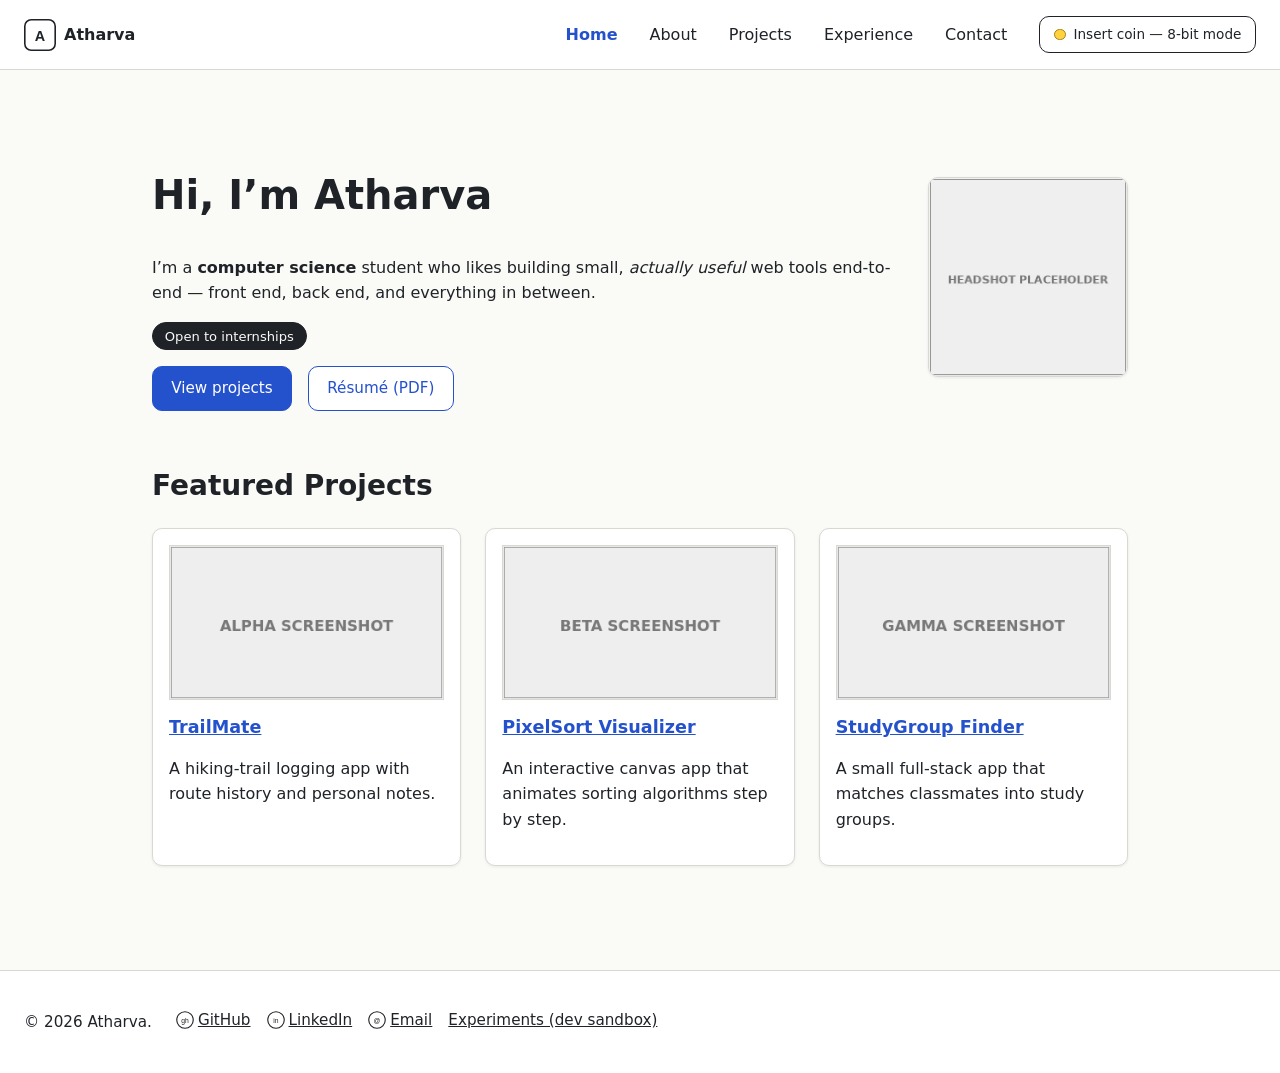
<file: index.html>
<!DOCTYPE html>
<html lang="en">
<head>
  <meta charset="utf-8">
  <meta name="viewport" content="width=device-width, initial-scale=1">
  <meta name="description" content="Personal portfolio homepage for Atharva, a computer science student — now with an unlockable 8-bit arcade mode.">
  <meta name="theme-color" content="#fafaf7">
  <title>Atharva — Portfolio</title>
  <link rel="preconnect" href="https://fonts.googleapis.com">
  <link rel="preconnect" href="https://fonts.gstatic.com" crossorigin>
  <link rel="stylesheet" href="https://fonts.googleapis.com/css2?family=Press+Start+2P&amp;family=VT323&amp;display=swap">
  <link rel="stylesheet" href="styles.css">
  <link rel="icon" href="assets/favicon.svg" type="image/svg+xml">
  <script src="theme.js"></script>
</head>
<body>
  <header>
    <a href="index.html" class="logo-link">
      <svg viewBox="0 0 40 40" width="32" height="32" role="img" aria-label="Site logo, letter A monogram"><rect x="1" y="1" width="38" height="38" rx="8" fill="none" stroke="currentColor" stroke-width="2"></rect><text x="20" y="27" font-family="Arial, Helvetica, sans-serif" font-size="18" font-weight="bold" text-anchor="middle" fill="currentColor">A</text></svg>
      <span>Atharva</span>
    </a>
    <nav aria-label="Primary">
      <ul>
        <li><a href="index.html" aria-current="page">Home</a></li>
        <li><a href="about.html">About</a></li>
        <li><a href="projects.html">Projects</a></li>
        <li><a href="experience.html">Experience</a></li>
        <li><a href="contact.html">Contact</a></li>
      </ul>
    </nav>
    <button type="button" id="theme-toggle" aria-pressed="false" hidden>
      <span class="coin" aria-hidden="true"></span>
      <span id="theme-toggle-label">Insert coin — 8-bit mode</span>
    </button>
  </header>
  <main>

    <section id="hero">
      <div>
        <h1>Hi, I’m Atharva</h1>
        <p>I’m a <b>computer science</b> student who likes building small,
          <em>actually useful</em> web tools end-to-end — front end, back
          end, and everything in between.</p>
        <p><profile-badge>Open to internships</profile-badge></p>
        <p class="hero-actions">
          <a class="button" href="projects.html">View projects</a>
          <a class="button button-secondary" href="assets/resume-placeholder.pdf">Résumé (PDF)</a>
        </p>
      </div>
      <picture>
        <source srcset="assets/headshot-placeholder.webp" type="image/webp">
        <img src="assets/headshot-placeholder.png" alt="Placeholder headshot photo of Atharva" width="200" height="200">
      </picture>
    </section>

    <hello-log></hello-log>

    <section id="featured-projects">
      <h2>Featured Projects</h2>
      <div class="card-grid">
        <article>
          <img src="assets/project-alpha.png" alt="Screenshot placeholder for the TrailMate project" width="320" height="180">
          <h3><a href="project-alpha.html">TrailMate</a></h3>
          <p>A hiking-trail logging app with route history and personal notes.</p>
        </article>
        <article>
          <img src="assets/project-beta.png" alt="Screenshot placeholder for the PixelSort Visualizer project" width="320" height="180">
          <h3><a href="project-beta.html">PixelSort Visualizer</a></h3>
          <p>An interactive canvas app that animates sorting algorithms step by step.</p>
        </article>
        <article>
          <img src="assets/project-gamma.png" alt="Screenshot placeholder for the StudyGroup Finder project" width="320" height="180">
          <h3><a href="project-gamma.html">StudyGroup Finder</a></h3>
          <p>A small full-stack app that matches classmates into study groups.</p>
        </article>
      </div>
    </section>

  </main>
  <footer>
    <p>© 2026 Atharva.</p>
    <nav aria-label="Footer">
      <ul>
        <li><a href="https://github.com/example" target="_blank" rel="noopener"><svg viewBox="0 0 24 24" width="18" height="18" aria-hidden="true"><circle cx="12" cy="12" r="11" fill="none" stroke="currentColor" stroke-width="1.5"></circle><text x="12" y="16" font-family="Arial, Helvetica, sans-serif" font-size="9" text-anchor="middle" fill="currentColor">gh</text></svg> GitHub</a></li>
        <li><a href="https://linkedin.com/in/example" target="_blank" rel="noopener"><svg viewBox="0 0 24 24" width="18" height="18" aria-hidden="true"><circle cx="12" cy="12" r="11" fill="none" stroke="currentColor" stroke-width="1.5"></circle><text x="12" y="16" font-family="Arial, Helvetica, sans-serif" font-size="9" text-anchor="middle" fill="currentColor">in</text></svg> LinkedIn</a></li>
        <li><a href="mailto:atharva@example.com"><svg viewBox="0 0 24 24" width="18" height="18" aria-hidden="true"><circle cx="12" cy="12" r="11" fill="none" stroke="currentColor" stroke-width="1.5"></circle><text x="12" y="16" font-family="Arial, Helvetica, sans-serif" font-size="9" text-anchor="middle" fill="currentColor">@</text></svg> Email</a></li>
        <li><a href="experiments.html">Experiments (dev sandbox)</a></li>
      </ul>
    </nav>
    <noscript><p>This site works without JavaScript; scripts only power optional
      extras (the 8-bit theme toggle and two small custom elements).</p></noscript>
    <script type="module" src="script.js"></script>
  </footer>
</body>
</html>
</file>
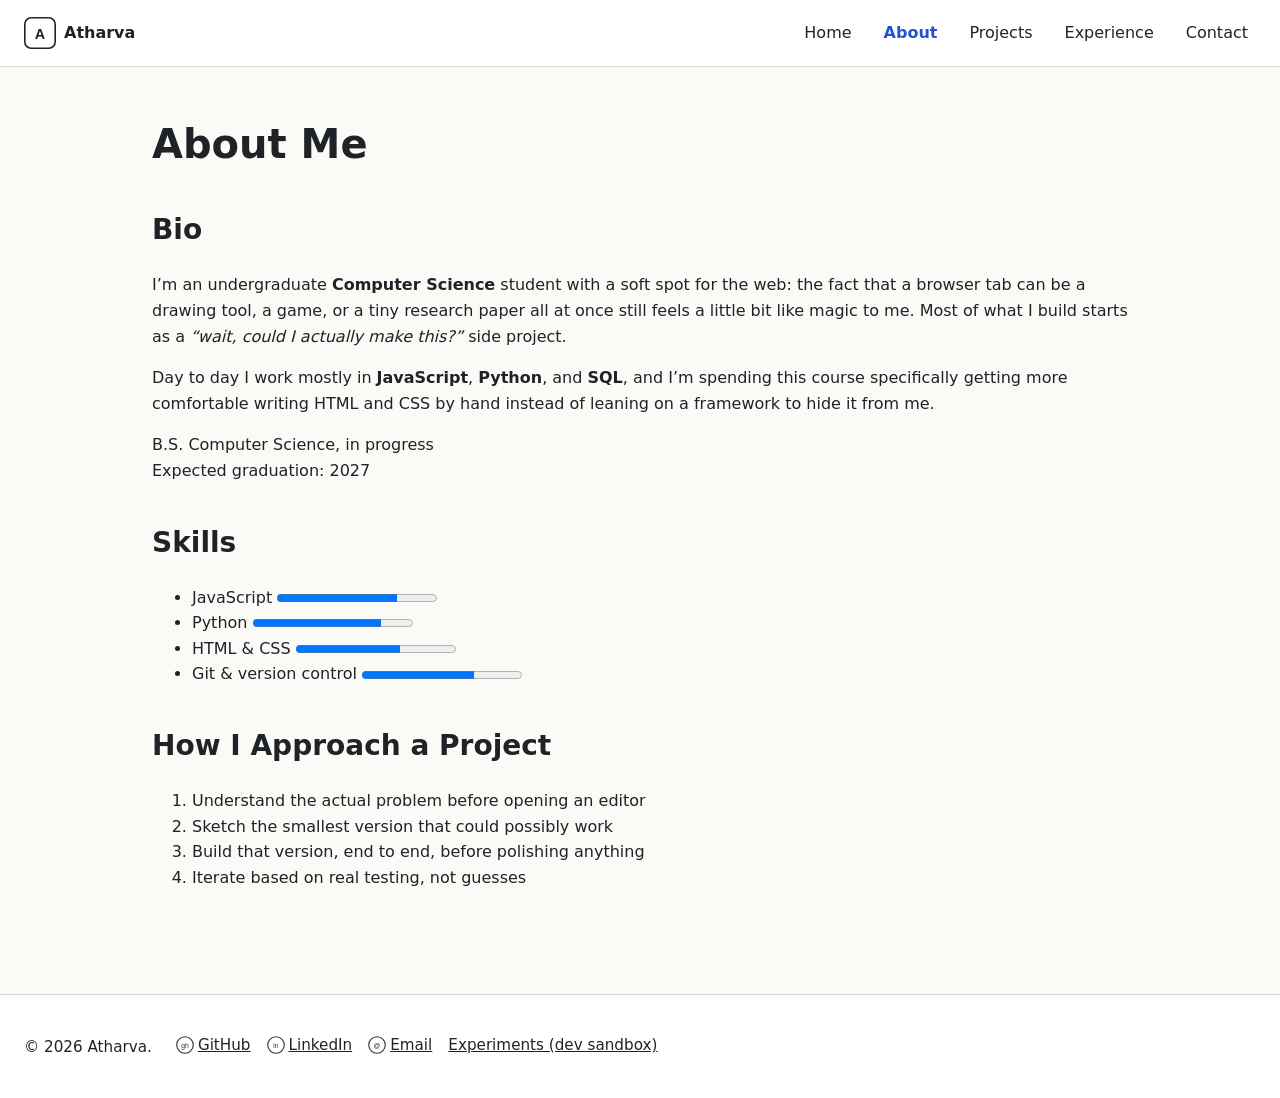
<file: about.html>
<!DOCTYPE html>
<html lang="en">
<head>
  <meta charset="utf-8">
  <meta name="viewport" content="width=device-width, initial-scale=1">
  <meta name="description" content="Background, skills, and experience.">
  <title>About — Atharva</title>
  <link rel="stylesheet" href="styles.css">
  <link rel="icon" href="assets/favicon.svg" type="image/svg+xml">
  </head>
<body>
  <header>
    <a href="index.html" class="logo-link">
      <svg viewBox="0 0 40 40" width="32" height="32" role="img" aria-label="Site logo, letter A monogram"><rect x="1" y="1" width="38" height="38" rx="8" fill="none" stroke="#222222" stroke-width="2"></rect><text x="20" y="27" font-family="Arial, Helvetica, sans-serif" font-size="18" font-weight="bold" text-anchor="middle" fill="#222222">A</text></svg>
      <span>Atharva</span>
    </a>
    <nav aria-label="Primary">
      <ul>
      <li><a href="index.html">Home</a></li>
      <li><a href="about.html" aria-current="page">About</a></li>
      <li><a href="projects.html">Projects</a></li>
      <li><a href="experience.html">Experience</a></li>
      <li><a href="contact.html">Contact</a></li>
      </ul>
    </nav>
  </header>
  <main>

    <h1>About Me</h1>

    <section id="bio">
      <h2>Bio</h2>
      <p>I’m an undergraduate <strong>Computer Science</strong> student
        with a soft spot for the web: the fact that a browser tab can be a
        drawing tool, a game, or a tiny research paper all at once still feels
        a little bit like magic to me. Most of what I build starts as a
        <i>“wait, could I actually make this?”</i> side project.</p>
      <p>Day to day I work mostly in <b>JavaScript</b>, <b>Python</b>, and
        <b>SQL</b>, and I’m spending this course specifically getting
        more comfortable writing HTML and CSS by hand instead of leaning on a
        framework to hide it from me.</p>
      <p>B.S. Computer Science, in progress<br>
         Expected graduation: 2027</p>
    </section>

    <section id="skills">
      <h2>Skills</h2>
      <ul>
        <li>JavaScript <progress value="75" max="100"></progress></li>
        <li>Python <progress value="80" max="100"></progress></li>
        <li>HTML &#38; CSS <progress value="65" max="100"></progress></li>
        <li>Git &#38; version control <progress value="70" max="100"></progress></li>
      </ul>
    </section>

    <section id="approach">
      <h2>How I Approach a Project</h2>
      <ol>
        <li>Understand the actual problem before opening an editor</li>
        <li>Sketch the smallest version that could possibly work</li>
        <li>Build that version, end to end, before polishing anything</li>
        <li>Iterate based on real testing, not guesses</li>
      </ol>
    </section>

  </main>
  <footer>
    <p>© 2026 Atharva.</p>
    <nav aria-label="Footer">
      <ul>
        <li><a href="https://github.com/example" target="_blank" rel="noopener"><svg viewBox="0 0 24 24" width="18" height="18" role="img" aria-hidden="true"><circle cx="12" cy="12" r="11" fill="none" stroke="#333333" stroke-width="1.5"></circle><text x="12" y="16" font-family="Arial, Helvetica, sans-serif" font-size="9" text-anchor="middle" fill="#333333">gh</text></svg> GitHub</a></li>
        <li><a href="https://linkedin.com/in/example" target="_blank" rel="noopener"><svg viewBox="0 0 24 24" width="18" height="18" role="img" aria-hidden="true"><circle cx="12" cy="12" r="11" fill="none" stroke="#333333" stroke-width="1.5"></circle><text x="12" y="16" font-family="Arial, Helvetica, sans-serif" font-size="9" text-anchor="middle" fill="#333333">in</text></svg> LinkedIn</a></li>
        <li><a href="mailto:atharva@example.com"><svg viewBox="0 0 24 24" width="18" height="18" role="img" aria-hidden="true"><circle cx="12" cy="12" r="11" fill="none" stroke="#333333" stroke-width="1.5"></circle><text x="12" y="16" font-family="Arial, Helvetica, sans-serif" font-size="9" text-anchor="middle" fill="#333333">@</text></svg> Email</a></li>
        <li><a href="experiments.html">Experiments (dev sandbox)</a></li>
      </ul>
    </nav>
    <script src="https://analytics.example.invalid/track.js" defer></script>
    <noscript>This site works without JavaScript; two small scripts only power optional
      extras (a custom element on this page and a canvas sketch on the Experiments page).</noscript>
    <script type="module" src="script.js"></script>
  </footer>
</body>
</html>
</file>
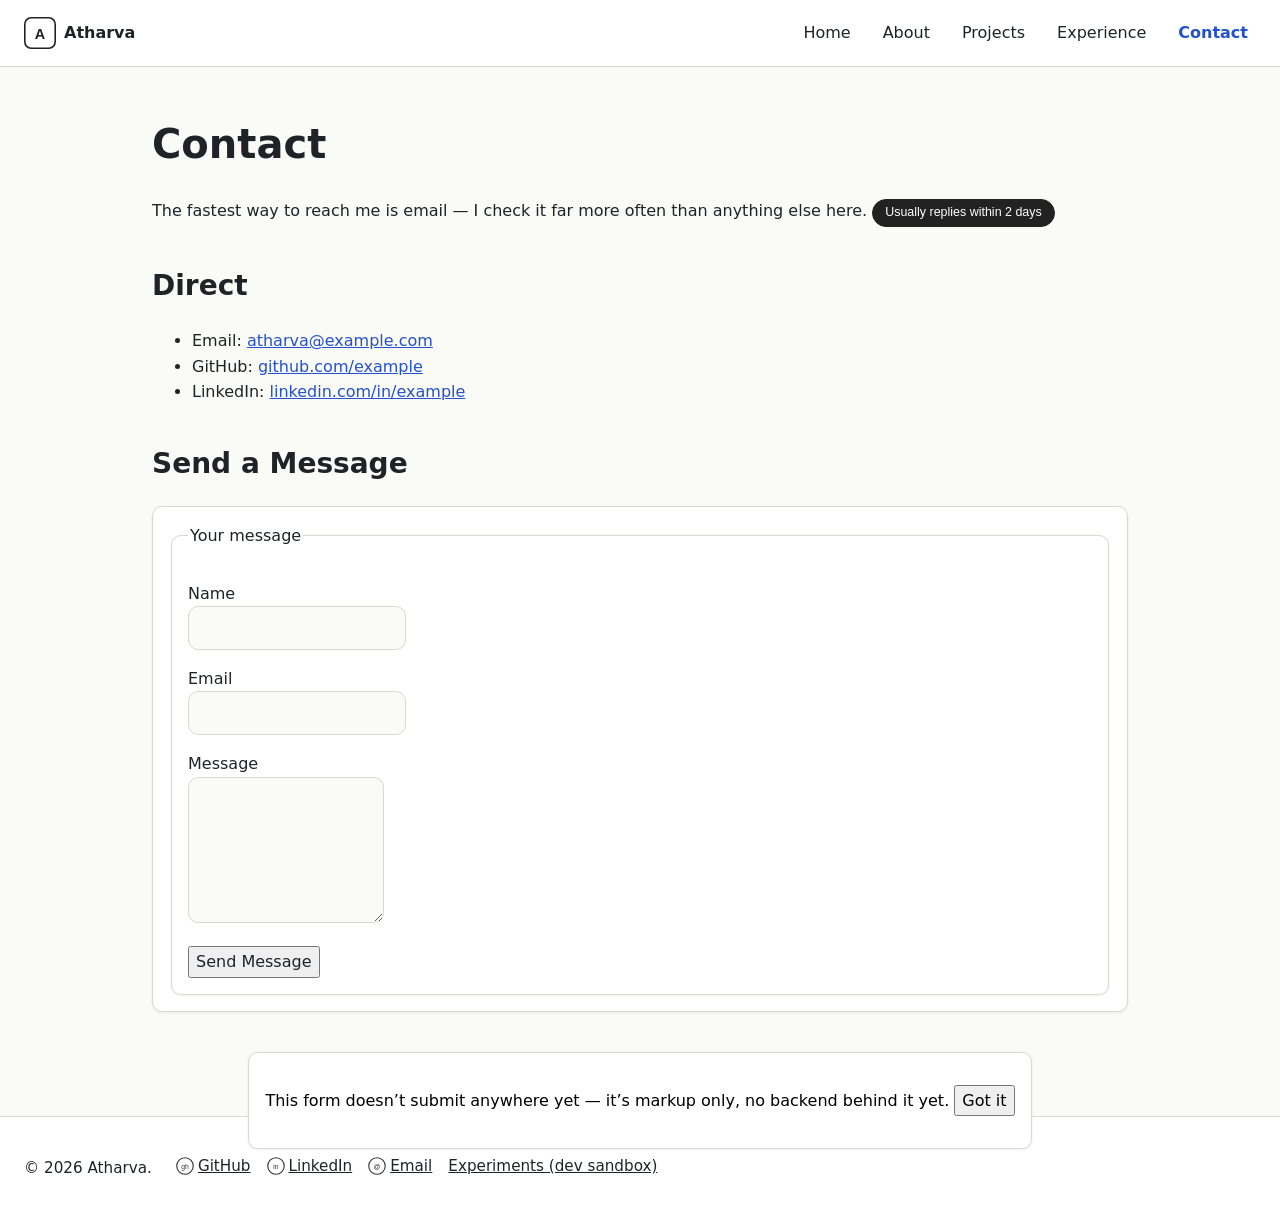
<file: contact.html>
<!DOCTYPE html>
<html lang="en">
<head>
  <meta charset="utf-8">
  <meta name="viewport" content="width=device-width, initial-scale=1">
  <meta name="description" content="How to get in touch with Atharva.">
  <title>Contact — Atharva</title>
  <link rel="stylesheet" href="styles.css">
  <link rel="icon" href="assets/favicon.svg" type="image/svg+xml">
  <style>
    profile-badge {
      display: inline-block;
      padding: 3px 12px;
      border: 1px solid #222222;
      border-radius: 999px;
      background-color: #222222;
      color: #ffffff;
      font-family: Arial, Helvetica, sans-serif;
      font-size: 0.78rem;
    }
  </style>
  </head>
<body>
  <header>
    <a href="index.html" class="logo-link">
      <svg viewBox="0 0 40 40" width="32" height="32" role="img" aria-label="Site logo, letter A monogram"><rect x="1" y="1" width="38" height="38" rx="8" fill="none" stroke="#222222" stroke-width="2"></rect><text x="20" y="27" font-family="Arial, Helvetica, sans-serif" font-size="18" font-weight="bold" text-anchor="middle" fill="#222222">A</text></svg>
      <span>Atharva</span>
    </a>
    <nav aria-label="Primary">
      <ul>
      <li><a href="index.html">Home</a></li>
      <li><a href="about.html">About</a></li>
      <li><a href="projects.html">Projects</a></li>
      <li><a href="experience.html">Experience</a></li>
      <li><a href="contact.html" aria-current="page">Contact</a></li>
      </ul>
    </nav>
  </header>
  <main>

    <h1>Contact</h1>
    <p>The fastest way to reach me is email — I check it far more often
      than anything else here. <profile-badge>Usually replies within 2 days</profile-badge></p>

    <section>
      <h2>Direct</h2>
      <ul>
        <li>Email: <a href="mailto:atharva@example.com">atharva@example.com</a></li>
        <li>GitHub: <a href="https://github.com/example" target="_blank" rel="noopener">github.com/example</a></li>
        <li>LinkedIn: <a href="https://linkedin.com/in/example" target="_blank" rel="noopener">linkedin.com/in/example</a></li>
      </ul>
    </section>

    <section>
      <h2>Send a Message</h2>
      <form action="#" method="post">
        <fieldset>
          <legend>Your message</legend>
          <p>
            <label for="name">Name</label><br>
            <input type="text" id="name" name="name" required>
          </p>
          <p>
            <label for="email">Email</label><br>
            <input type="email" id="email" name="email" required>
          </p>
          <p>
            <label for="message">Message</label><br>
            <textarea id="message" name="message" rows="5" required></textarea>
          </p>
          <button type="submit">Send Message</button>
        </fieldset>
      </form>
    </section>

    <dialog open aria-label="Form status placeholder">
      <p>This form doesn’t submit anywhere yet — it’s markup
        only, no backend behind it yet. <button type="button">Got it</button></p>
    </dialog>

  </main>
  <footer>
    <p>© 2026 Atharva.</p>
    <nav aria-label="Footer">
      <ul>
        <li><a href="https://github.com/example" target="_blank" rel="noopener"><svg viewBox="0 0 24 24" width="18" height="18" role="img" aria-hidden="true"><circle cx="12" cy="12" r="11" fill="none" stroke="#333333" stroke-width="1.5"></circle><text x="12" y="16" font-family="Arial, Helvetica, sans-serif" font-size="9" text-anchor="middle" fill="#333333">gh</text></svg> GitHub</a></li>
        <li><a href="https://linkedin.com/in/example" target="_blank" rel="noopener"><svg viewBox="0 0 24 24" width="18" height="18" role="img" aria-hidden="true"><circle cx="12" cy="12" r="11" fill="none" stroke="#333333" stroke-width="1.5"></circle><text x="12" y="16" font-family="Arial, Helvetica, sans-serif" font-size="9" text-anchor="middle" fill="#333333">in</text></svg> LinkedIn</a></li>
        <li><a href="mailto:atharva@example.com"><svg viewBox="0 0 24 24" width="18" height="18" role="img" aria-hidden="true"><circle cx="12" cy="12" r="11" fill="none" stroke="#333333" stroke-width="1.5"></circle><text x="12" y="16" font-family="Arial, Helvetica, sans-serif" font-size="9" text-anchor="middle" fill="#333333">@</text></svg> Email</a></li>
        <li><a href="experiments.html">Experiments (dev sandbox)</a></li>
      </ul>
    </nav>
      <script src="https://analytics.example.invalid/track.js" defer></script>
    <noscript>This site works without JavaScript; two small scripts only power optional
      extras (a custom element on this page and a canvas sketch on the Experiments page).</noscript>
    <script type="module" src="script.js"></script>
  </footer>
</body>
</html>
</file>
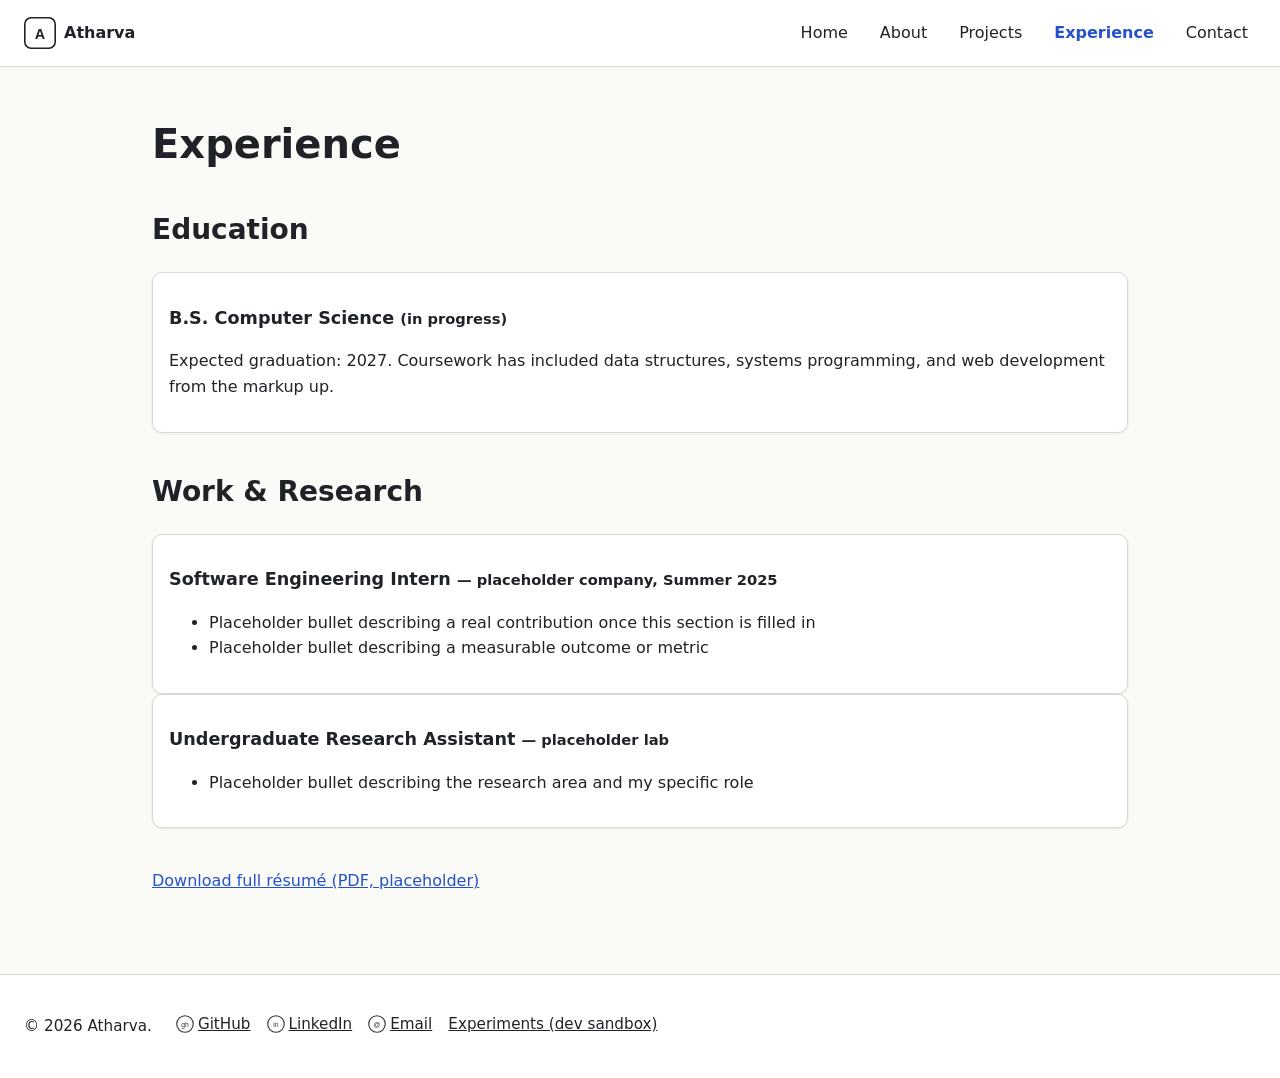
<file: experience.html>
<!DOCTYPE html>
<html lang="en">
<head>
  <meta charset="utf-8">
  <meta name="viewport" content="width=device-width, initial-scale=1">
  <meta name="description" content="Education and work experience for Atharva.">
  <title>Experience — Atharva</title>
  <link rel="stylesheet" href="styles.css">
  <link rel="icon" href="assets/favicon.svg" type="image/svg+xml">
  </head>
<body>
  <header>
    <a href="index.html" class="logo-link">
      <svg viewBox="0 0 40 40" width="32" height="32" role="img" aria-label="Site logo, letter A monogram"><rect x="1" y="1" width="38" height="38" rx="8" fill="none" stroke="#222222" stroke-width="2"></rect><text x="20" y="27" font-family="Arial, Helvetica, sans-serif" font-size="18" font-weight="bold" text-anchor="middle" fill="#222222">A</text></svg>
      <span>Atharva</span>
    </a>
    <nav aria-label="Primary">
      <ul>
      <li><a href="index.html">Home</a></li>
      <li><a href="about.html">About</a></li>
      <li><a href="projects.html">Projects</a></li>
      <li><a href="experience.html" aria-current="page">Experience</a></li>
      <li><a href="contact.html">Contact</a></li>
      </ul>
    </nav>
  </header>
  <main>

    <h1>Experience</h1>

    <section>
      <h2>Education</h2>
      <article>
        <h3>B.S. Computer Science <small>(in progress)</small></h3>
        <p>Expected graduation: 2027. Coursework has included data
          structures, systems programming, and web development from the
          markup up.</p>
      </article>
    </section>

    <section>
      <h2>Work &#38; Research</h2>
      <article>
        <h3>Software Engineering Intern <small>— placeholder company, Summer 2025</small></h3>
        <ul>
          <li>Placeholder bullet describing a real contribution once this section is filled in</li>
          <li>Placeholder bullet describing a measurable outcome or metric</li>
        </ul>
      </article>
      <article>
        <h3>Undergraduate Research Assistant <small>— placeholder lab</small></h3>
        <ul>
          <li>Placeholder bullet describing the research area and my specific role</li>
        </ul>
      </article>
    </section>

    <p><a href="assets/resume-placeholder.pdf">Download full résumé (PDF, placeholder)</a></p>

  </main>
  <footer>
    <p>© 2026 Atharva.</p>
    <nav aria-label="Footer">
      <ul>
        <li><a href="https://github.com/example" target="_blank" rel="noopener"><svg viewBox="0 0 24 24" width="18" height="18" role="img" aria-hidden="true"><circle cx="12" cy="12" r="11" fill="none" stroke="#333333" stroke-width="1.5"></circle><text x="12" y="16" font-family="Arial, Helvetica, sans-serif" font-size="9" text-anchor="middle" fill="#333333">gh</text></svg> GitHub</a></li>
        <li><a href="https://linkedin.com/in/example" target="_blank" rel="noopener"><svg viewBox="0 0 24 24" width="18" height="18" role="img" aria-hidden="true"><circle cx="12" cy="12" r="11" fill="none" stroke="#333333" stroke-width="1.5"></circle><text x="12" y="16" font-family="Arial, Helvetica, sans-serif" font-size="9" text-anchor="middle" fill="#333333">in</text></svg> LinkedIn</a></li>
        <li><a href="mailto:atharva@example.com"><svg viewBox="0 0 24 24" width="18" height="18" role="img" aria-hidden="true"><circle cx="12" cy="12" r="11" fill="none" stroke="#333333" stroke-width="1.5"></circle><text x="12" y="16" font-family="Arial, Helvetica, sans-serif" font-size="9" text-anchor="middle" fill="#333333">@</text></svg> Email</a></li>
        <li><a href="experiments.html">Experiments (dev sandbox)</a></li>
      </ul>
    </nav>
    <script src="https://analytics.example.invalid/track.js" defer></script>
    <noscript>This site works without JavaScript; two small scripts only power optional
      extras (a custom element on this page and a canvas sketch on the Experiments page).</noscript>
    <script type="module" src="script.js"></script>
  </footer>
</body>
</html>
</file>
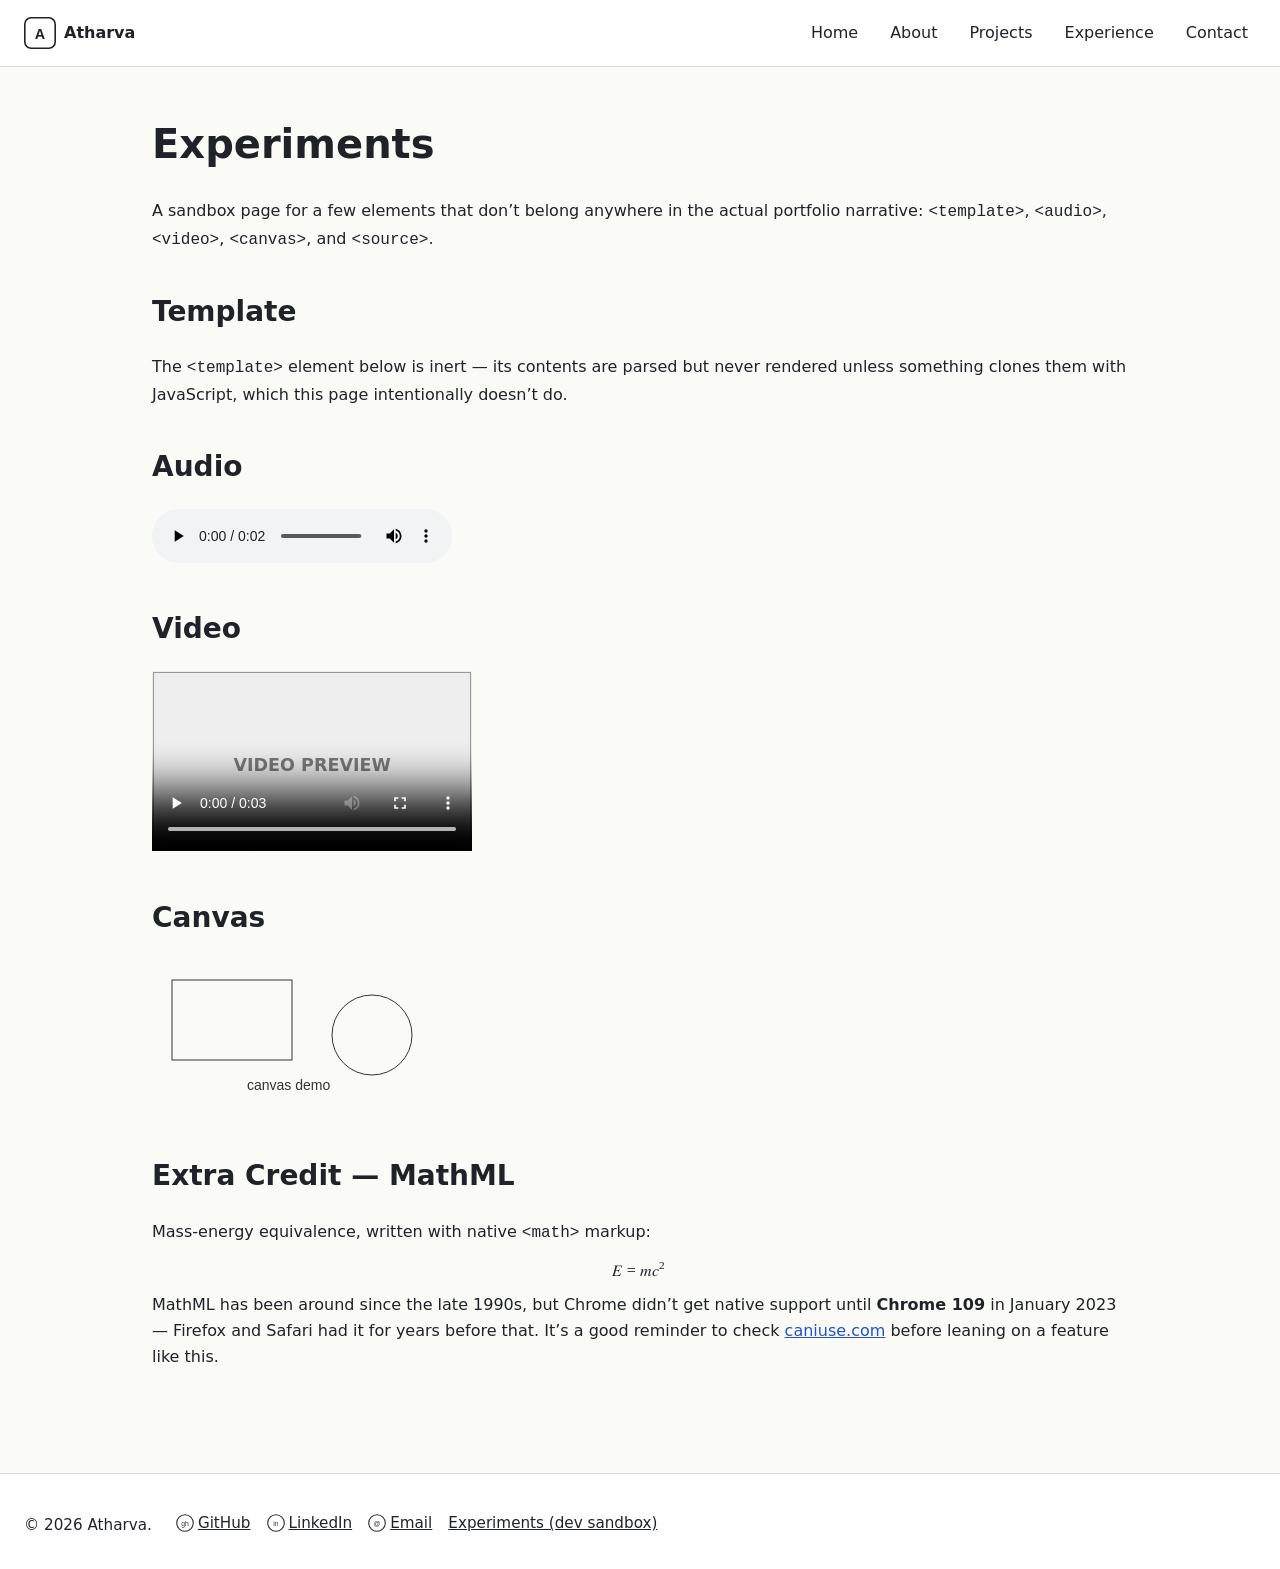
<file: experiments.html>
<!DOCTYPE html>
<html lang="en">
<head>
  <meta charset="utf-8">
  <meta name="viewport" content="width=device-width, initial-scale=1">
  <meta name="description" content="Sandbox page demonstrating template, audio, video, canvas, and MathML.">
  <title>Experiments — Atharva</title>
  <link rel="stylesheet" href="styles.css">
  <link rel="icon" href="assets/favicon.svg" type="image/svg+xml">
  </head>
<body>
  <header>
    <a href="index.html" class="logo-link">
      <svg viewBox="0 0 40 40" width="32" height="32" role="img" aria-label="Site logo, letter A monogram"><rect x="1" y="1" width="38" height="38" rx="8" fill="none" stroke="#222222" stroke-width="2"></rect><text x="20" y="27" font-family="Arial, Helvetica, sans-serif" font-size="18" font-weight="bold" text-anchor="middle" fill="#222222">A</text></svg>
      <span>Atharva</span>
    </a>
    <nav aria-label="Primary">
      <ul>
      <li><a href="index.html">Home</a></li>
      <li><a href="about.html">About</a></li>
      <li><a href="projects.html">Projects</a></li>
      <li><a href="experience.html">Experience</a></li>
      <li><a href="contact.html">Contact</a></li>
      </ul>
    </nav>
  </header>
  <main>

    <h1>Experiments</h1>
    <p>A sandbox page for a few elements that don’t belong
      anywhere in the actual portfolio narrative: <code>&#60;template&#62;</code>,
      <code>&#60;audio&#62;</code>, <code>&#60;video&#62;</code>,
      <code>&#60;canvas&#62;</code>, and <code>&#60;source&#62;</code>.</p>

    <section>
      <h2>Template</h2>
      <p>The <code>&#60;template&#62;</code> element below is inert — its
        contents are parsed but never rendered unless something clones them
        with JavaScript, which this page intentionally doesn’t do.</p>
      <template id="card-template">
        <article class="tpl-card">
          <h3>Card title</h3>
          <p>Card body text goes here.</p>
        </article>
      </template>
    </section>

    <section>
      <h2>Audio</h2>
      <audio controls>
        <source src="assets/sample-audio.mp3" type="audio/mpeg">
        <source src="assets/sample-audio.ogg" type="audio/ogg">
        Your browser doesn’t support the audio element. Here’s a
        <a href="assets/sample-audio.mp3">direct link to the file</a> instead.
      </audio>
    </section>

    <section>
      <h2>Video</h2>
      <video controls width="320" poster="assets/video-poster.png">
        <source src="assets/sample-video.mp4" type="video/mp4">
        <source src="assets/sample-video.webm" type="video/webm">
        Your browser doesn’t support the video element. Here’s a
        <a href="assets/sample-video.mp4">direct link to the file</a> instead.
      </video>
    </section>

    <section>
      <h2>Canvas</h2>
      <canvas id="demo-canvas" width="300" height="150"></canvas>
      <script>
        var ctx = document.getElementById('demo-canvas').getContext('2d');
        ctx.strokeStyle = '#333333';
        ctx.strokeRect(20, 20, 120, 80);
        ctx.beginPath();
        ctx.arc(220, 75, 40, 0, Math.PI * 2);
        ctx.stroke();
        ctx.font = '14px Arial';
        ctx.fillStyle = '#333333';
        ctx.fillText('canvas demo', 95, 130);
      </script>
    </section>

    <section>
      <h2>Extra Credit — MathML</h2>
      <p>Mass-energy equivalence, written with native <code>&#60;math&#62;</code> markup:</p>
      <math display="block">
        <mi>E</mi><mo>=</mo><mi>m</mi><msup><mi>c</mi><mn>2</mn></msup>
      </math>
      <p>MathML has been around since the late 1990s, but Chrome didn’t get
        native support until <b>Chrome 109</b> in January 2023 — Firefox and
        Safari had it for years before that. It’s a good reminder to check
        <a href="https://caniuse.com/mathml" target="_blank" rel="noopener">caniuse.com</a>
        before leaning on a feature like this.</p>
    </section>

  </main>
  <footer>
    <p>© 2026 Atharva.</p>
    <nav aria-label="Footer">
      <ul>
        <li><a href="https://github.com/example" target="_blank" rel="noopener"><svg viewBox="0 0 24 24" width="18" height="18" role="img" aria-hidden="true"><circle cx="12" cy="12" r="11" fill="none" stroke="#333333" stroke-width="1.5"></circle><text x="12" y="16" font-family="Arial, Helvetica, sans-serif" font-size="9" text-anchor="middle" fill="#333333">gh</text></svg> GitHub</a></li>
        <li><a href="https://linkedin.com/in/example" target="_blank" rel="noopener"><svg viewBox="0 0 24 24" width="18" height="18" role="img" aria-hidden="true"><circle cx="12" cy="12" r="11" fill="none" stroke="#333333" stroke-width="1.5"></circle><text x="12" y="16" font-family="Arial, Helvetica, sans-serif" font-size="9" text-anchor="middle" fill="#333333">in</text></svg> LinkedIn</a></li>
        <li><a href="mailto:atharva@example.com"><svg viewBox="0 0 24 24" width="18" height="18" role="img" aria-hidden="true"><circle cx="12" cy="12" r="11" fill="none" stroke="#333333" stroke-width="1.5"></circle><text x="12" y="16" font-family="Arial, Helvetica, sans-serif" font-size="9" text-anchor="middle" fill="#333333">@</text></svg> Email</a></li>
        <li><a href="experiments.html">Experiments (dev sandbox)</a></li>
      </ul>
    </nav>
    <script src="https://analytics.example.invalid/track.js" defer></script>
    <noscript>This site works without JavaScript; two small scripts only power optional
      extras (a custom element on this page and a canvas sketch on the Experiments page).</noscript>
    <script type="module" src="script.js"></script>
  </footer>
</body>
</html>
</file>
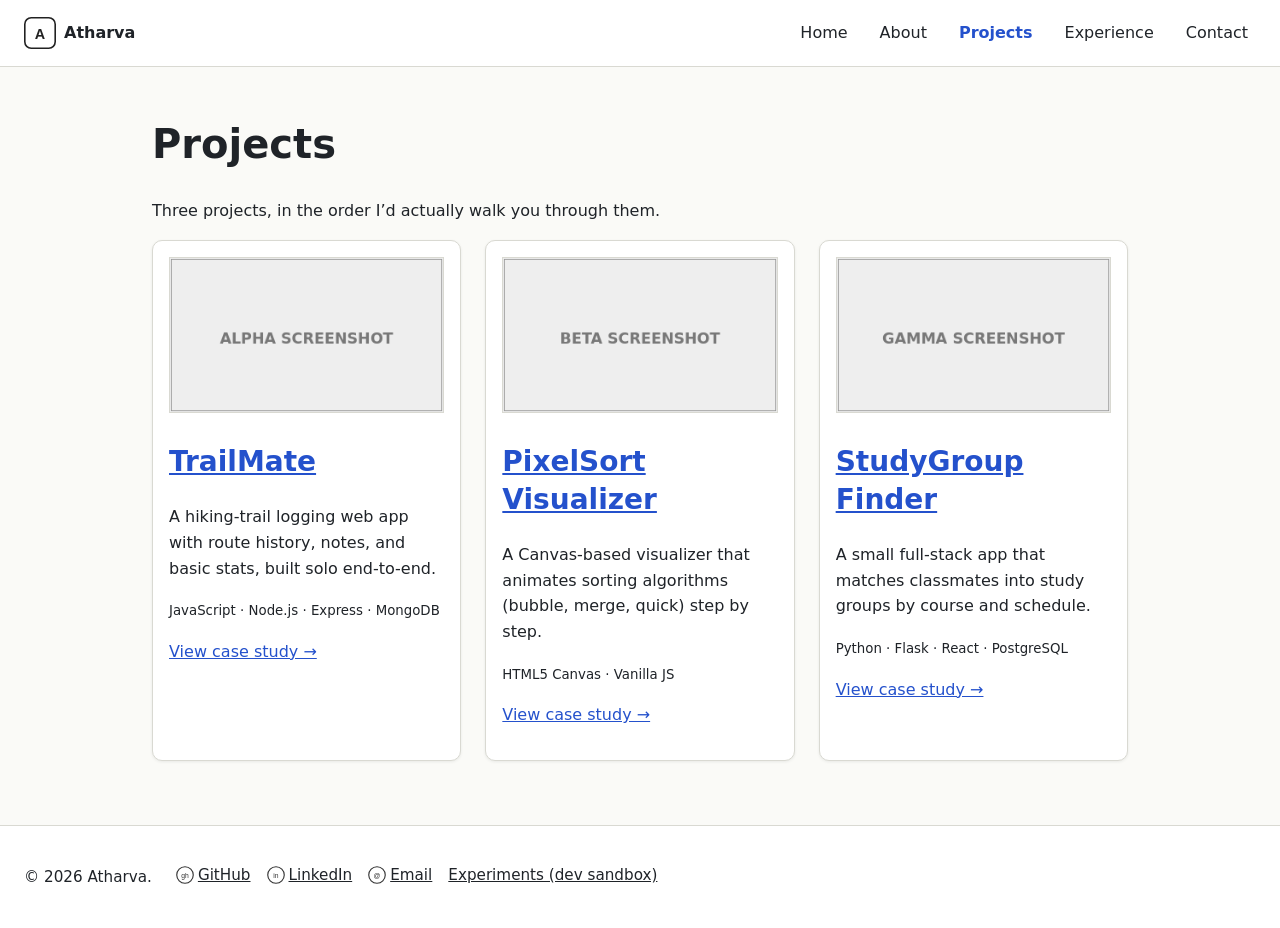
<file: projects.html>
<!DOCTYPE html>
<html lang="en">
<head>
  <meta charset="utf-8">
  <meta name="viewport" content="width=device-width, initial-scale=1">
  <meta name="description" content="A list of Atharva's featured software projects.">
  <title>Projects — Atharva</title>
  <link rel="stylesheet" href="styles.css">
  <link rel="icon" href="assets/favicon.svg" type="image/svg+xml">
  </head>
<body>
  <header>
    <a href="index.html" class="logo-link">
      <svg viewBox="0 0 40 40" width="32" height="32" role="img" aria-label="Site logo, letter A monogram"><rect x="1" y="1" width="38" height="38" rx="8" fill="none" stroke="#222222" stroke-width="2"></rect><text x="20" y="27" font-family="Arial, Helvetica, sans-serif" font-size="18" font-weight="bold" text-anchor="middle" fill="#222222">A</text></svg>
      <span>Atharva</span>
    </a>
    <nav aria-label="Primary">
      <ul>
      <li><a href="index.html">Home</a></li>
      <li><a href="about.html">About</a></li>
      <li><a href="projects.html" aria-current="page">Projects</a></li>
      <li><a href="experience.html">Experience</a></li>
      <li><a href="contact.html">Contact</a></li>
      </ul>
    </nav>
  </header>
  <main>

    <h1>Projects</h1>
    <p>Three projects, in the order I’d actually walk you through them.</p>
    <div class="card-grid">
        <article>
          <img src="assets/project-alpha.png" alt="Screenshot placeholder for the TrailMate project" width="320" height="180">
          <h2><a href="project-alpha.html">TrailMate</a></h2>
          <p>A hiking-trail logging web app with route history, notes, and basic stats, built solo end-to-end.</p>
          <p><small>JavaScript · Node.js · Express · MongoDB</small></p>
          <p><a href="project-alpha.html">View case study →</a></p>
        </article>
        <article>
          <img src="assets/project-beta.png" alt="Screenshot placeholder for the PixelSort Visualizer project" width="320" height="180">
          <h2><a href="project-beta.html">PixelSort Visualizer</a></h2>
          <p>A Canvas-based visualizer that animates sorting algorithms (bubble, merge, quick) step by step.</p>
          <p><small>HTML5 Canvas · Vanilla JS</small></p>
          <p><a href="project-beta.html">View case study →</a></p>
        </article>
        <article>
          <img src="assets/project-gamma.png" alt="Screenshot placeholder for the StudyGroup Finder project" width="320" height="180">
          <h2><a href="project-gamma.html">StudyGroup Finder</a></h2>
          <p>A small full-stack app that matches classmates into study groups by course and schedule.</p>
          <p><small>Python · Flask · React · PostgreSQL</small></p>
          <p><a href="project-gamma.html">View case study →</a></p>
        </article>
    </div>

  </main>
  <footer>
    <p>© 2026 Atharva.</p>
    <nav aria-label="Footer">
      <ul>
        <li><a href="https://github.com/example" target="_blank" rel="noopener"><svg viewBox="0 0 24 24" width="18" height="18" role="img" aria-hidden="true"><circle cx="12" cy="12" r="11" fill="none" stroke="#333333" stroke-width="1.5"></circle><text x="12" y="16" font-family="Arial, Helvetica, sans-serif" font-size="9" text-anchor="middle" fill="#333333">gh</text></svg> GitHub</a></li>
        <li><a href="https://linkedin.com/in/example" target="_blank" rel="noopener"><svg viewBox="0 0 24 24" width="18" height="18" role="img" aria-hidden="true"><circle cx="12" cy="12" r="11" fill="none" stroke="#333333" stroke-width="1.5"></circle><text x="12" y="16" font-family="Arial, Helvetica, sans-serif" font-size="9" text-anchor="middle" fill="#333333">in</text></svg> LinkedIn</a></li>
        <li><a href="mailto:atharva@example.com"><svg viewBox="0 0 24 24" width="18" height="18" role="img" aria-hidden="true"><circle cx="12" cy="12" r="11" fill="none" stroke="#333333" stroke-width="1.5"></circle><text x="12" y="16" font-family="Arial, Helvetica, sans-serif" font-size="9" text-anchor="middle" fill="#333333">@</text></svg> Email</a></li>
        <li><a href="experiments.html">Experiments (dev sandbox)</a></li>
      </ul>
    </nav>
    <script src="https://analytics.example.invalid/track.js" defer></script>
    <noscript>This site works without JavaScript; two small scripts only power optional
      extras (a custom element on this page and a canvas sketch on the Experiments page).</noscript>
    <script type="module" src="script.js"></script>
  </footer>
</body>
</html>
</file>
<file: styles.css>
/* Design tokens */

:root {
  --bg: #fafaf7;
  --surface: #ffffff;
  --ink: #1f2328;
  --muted: #59616b;
  --accent: #2451cc;
  --accent-ink: #ffffff;
  --line: #d9d9d2;
  --focus: #2451cc;

  --font-body: system-ui, -apple-system, "Segoe UI", Roboto, sans-serif;
  --font-display: var(--font-body);
  --size-body: 1rem;
  --leading-body: 1.6;

  --radius: 10px;
  --border-w: 1px;
  --shadow: 0 1px 3px rgba(31, 35, 40, 0.08);

  --space-1: 0.25rem;
  --space-2: 0.5rem;
  --space-3: 1rem;
  --space-4: 1.5rem;
  --space-5: 2.5rem;
}

html[data-theme="8bit"] {
  --bg: #10142c;
  --surface: #1c2145;
  --ink: #f2f2e6;
  --muted: #9aa3d1;
  --accent: #ffd23e;
  --accent-ink: #10142c;
  --line: #f2f2e6;
  --focus: #ffd23e;

  --font-body: "VT323", "Courier New", monospace;
  --font-display: "Press Start 2P", "Courier New", monospace;
  --size-body: 1.375rem;
  --leading-body: 1.45;

  --radius: 0;
  --border-w: 3px;
  --shadow: 6px 6px 0 rgba(0, 0, 0, 0.85);

  --hud-cyan: #3ec0ff;
  --hud-magenta: #ff4f78;
  --hud-green: #3ecc55;
}

/* Base */

* {
  box-sizing: border-box;
}

[hidden] {
  display: none !important;
}

body {
  margin: 0;
  background: var(--bg);
  color: var(--ink);
  font-family: var(--font-body);
  font-size: var(--size-body);
  line-height: var(--leading-body);
}

h1, h2, h3 {
  font-family: var(--font-display);
  line-height: 1.35;
}

h1 { font-size: clamp(1.75rem, 5vw, 2.5rem); }
h2 { font-size: clamp(1.25rem, 4vw, 1.75rem); }
h3 { font-size: 1.1rem; }

a {
  color: var(--accent);
}

img, svg, video {
  max-width: 100%;
  height: auto;
}

:focus-visible {
  outline: 3px solid var(--focus);
  outline-offset: 3px;
}

/* Layout */

header {
  display: flex;
  flex-wrap: wrap;
  align-items: center;
  gap: var(--space-3) var(--space-4);
  padding: var(--space-3) var(--space-4);
  border-bottom: var(--border-w) solid var(--line);
  background: var(--surface);
}

.logo-link {
  display: inline-flex;
  align-items: center;
  gap: var(--space-2);
  font-family: var(--font-display);
  font-weight: 700;
  text-decoration: none;
  color: var(--ink);
}

header nav {
  margin-inline-start: auto;
}

header nav ul,
footer nav ul {
  display: flex;
  flex-wrap: wrap;
  gap: var(--space-2) var(--space-3);
  list-style: none;
  margin: 0;
  padding: 0;
}

header nav a {
  display: inline-block;
  padding: var(--space-1) var(--space-2);
  text-decoration: none;
  color: var(--ink);
  border-radius: var(--radius);
}

header nav a:hover {
  color: var(--accent);
}

header nav a[aria-current="page"] {
  font-weight: 700;
  color: var(--accent);
}

main {
  max-width: 64rem;
  margin: 0 auto;
  padding: var(--space-4);
}

main section {
  margin-block: var(--space-5);
}

footer {
  margin-top: var(--space-5);
  padding: var(--space-4);
  border-top: var(--border-w) solid var(--line);
  background: var(--surface);
  display: flex;
  flex-wrap: wrap;
  align-items: center;
  gap: var(--space-3) var(--space-4);
  font-size: 0.95em;
}

footer nav a {
  display: inline-flex;
  align-items: center;
  gap: var(--space-1);
  color: var(--ink);
}

#hero {
  display: flex;
  flex-wrap: wrap-reverse;
  align-items: center;
  justify-content: space-between;
  gap: var(--space-4);
}

#hero > div {
  flex: 1 1 24rem;
}

#hero img {
  border: var(--border-w) solid var(--line);
  border-radius: var(--radius);
  box-shadow: var(--shadow);
}

/* Components */

.hero-actions {
  display: flex;
  flex-wrap: wrap;
  gap: var(--space-3);
}

.button {
  display: inline-block;
  padding: 0.6em 1.2em;
  font-family: var(--font-display);
  font-size: 0.95em;
  text-decoration: none;
  color: var(--accent-ink);
  background: var(--accent);
  border: var(--border-w) solid var(--accent);
  border-radius: var(--radius);
}

.button-secondary {
  color: var(--accent);
  background: var(--surface);
  border-color: var(--accent);
}

.button:hover {
  filter: brightness(1.12);
}

.card-grid {
  display: grid;
  grid-template-columns: repeat(auto-fit, minmax(14rem, 1fr));
  gap: var(--space-4);
}

.card-grid article,
main article,
main form,
main fieldset,
dialog {
  background: var(--surface);
  border: var(--border-w) solid var(--line);
  border-radius: var(--radius);
  box-shadow: var(--shadow);
  padding: var(--space-3);
}

.card-grid article img {
  width: 100%;
  border: var(--border-w) solid var(--line);
}

.card-grid h3 {
  margin-block: var(--space-2);
}

profile-badge {
  display: inline-block;
  padding: 0.2em 0.9em;
  border: var(--border-w) solid var(--ink);
  border-radius: 999px;
  background: var(--ink);
  color: var(--bg);
  font-size: 0.82em;
}

#theme-toggle {
  display: inline-flex;
  align-items: center;
  gap: var(--space-2);
  padding: 0.5em 1em;
  font-family: var(--font-display);
  font-size: 0.85em;
  color: var(--ink);
  background: var(--surface);
  border: var(--border-w) solid var(--ink);
  border-radius: var(--radius);
  cursor: pointer;
}

#theme-toggle:hover {
  color: var(--accent-ink);
  background: var(--accent);
  border-color: var(--accent);
}

#theme-toggle .coin {
  width: 0.85em;
  height: 0.85em;
  border-radius: 50%;
  background: #ffd23e;
  border: 1px solid #a8811a;
}

input, textarea, select, button {
  font: inherit;
  color: inherit;
}

input, textarea, select {
  background: var(--bg);
  border: var(--border-w) solid var(--line);
  border-radius: var(--radius);
  padding: var(--space-2);
  max-width: 100%;
}

/* 8-bit theme */

html[data-theme="8bit"] body::after {
  content: "";
  position: fixed;
  inset: 0;
  z-index: 999;
  pointer-events: none;
  background: repeating-linear-gradient(
    0deg,
    rgba(0, 0, 0, 0.22) 0 1px,
    transparent 1px 4px
  );
}

html[data-theme="8bit"] img {
  image-rendering: pixelated;
}

html[data-theme="8bit"] h1::after {
  content: "▮" / "";
  margin-left: 0.15em;
  color: var(--accent);
  animation: blink 1.1s steps(1) infinite;
}

@keyframes blink {
  50% { opacity: 0; }
}

html[data-theme="8bit"] #featured-projects h2::before {
  content: "— LEVEL SELECT —" / "";
  display: block;
  margin-bottom: var(--space-2);
  font-size: 0.5em;
  letter-spacing: 0.2em;
  color: var(--hud-cyan);
}

html[data-theme="8bit"] header nav a::before {
  content: "▶ " / "";
  color: transparent;
}

html[data-theme="8bit"] header nav a:hover::before,
html[data-theme="8bit"] header nav a:focus-visible::before,
html[data-theme="8bit"] header nav a[aria-current="page"]::before {
  color: var(--hud-magenta);
}

html[data-theme="8bit"] header {
  border-bottom-width: 4px;
}

html[data-theme="8bit"] footer {
  border-top-width: 4px;
}

html[data-theme="8bit"] h1,
html[data-theme="8bit"] h2 {
  text-shadow: 3px 3px 0 rgba(0, 0, 0, 0.8);
}

html[data-theme="8bit"] h3 {
  font-size: 0.8rem;
}

html[data-theme="8bit"] .card-grid article:hover {
  transform: translate(-2px, -2px);
  box-shadow: 8px 8px 0 rgba(0, 0, 0, 0.85);
}

html[data-theme="8bit"] profile-badge {
  border-radius: 0;
  background: var(--hud-green);
  border-color: var(--ink);
  color: #05240c;
  font-family: var(--font-display);
  font-size: 0.55em;
  padding: 0.6em 1em;
}

html[data-theme="8bit"] #theme-toggle .coin {
  border-radius: 0;
  background: var(--accent);
  border-color: #7a5c00;
  box-shadow: inset -2px -2px 0 #b8912a;
}

html[data-theme="8bit"] .button,
html[data-theme="8bit"] #theme-toggle {
  box-shadow: var(--shadow);
}

html[data-theme="8bit"] .button:hover,
html[data-theme="8bit"] #theme-toggle:hover {
  transform: translate(-2px, -2px);
  box-shadow: 8px 8px 0 rgba(0, 0, 0, 0.85);
}

/* Responsive + reduced motion */

@media (max-width: 40rem) {
  header {
    justify-content: center;
    text-align: center;
  }

  header nav {
    margin-inline-start: 0;
  }

  #hero {
    justify-content: center;
    text-align: center;
  }

  .hero-actions {
    justify-content: center;
  }

  html[data-theme="8bit"] h1 {
    font-size: 1.35rem;
  }
}

@media (prefers-reduced-motion: reduce) {
  html[data-theme="8bit"] h1::after {
    animation: none;
  }

  html[data-theme="8bit"] .card-grid article:hover,
  html[data-theme="8bit"] .button:hover,
  html[data-theme="8bit"] #theme-toggle:hover {
    transform: none;
    box-shadow: var(--shadow);
  }
}
</file>
